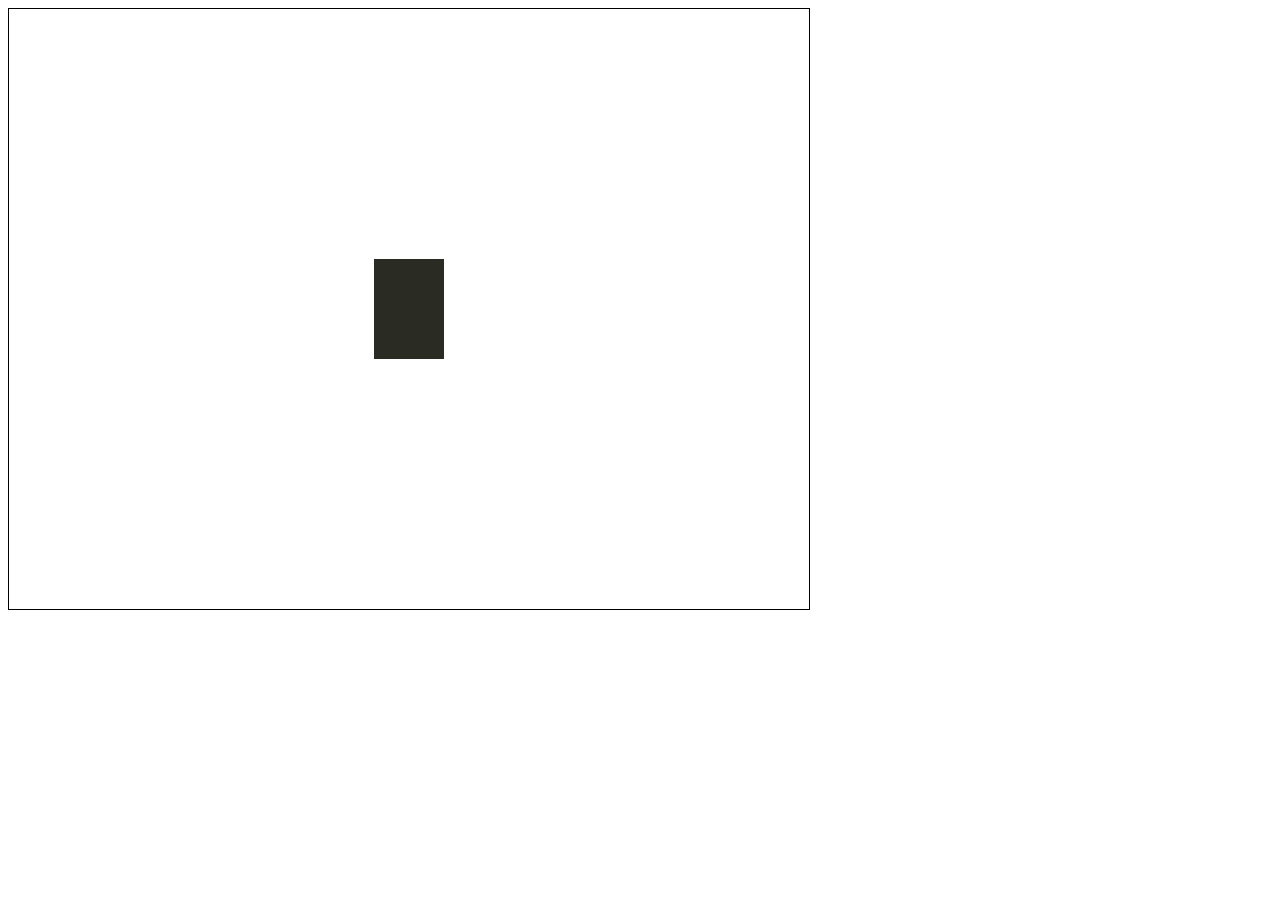
<file: game/index.html>
<!DOCTYPE html>
<html lang="en">
  <head>
    <meta charset="UTF-8">
    <title>Game</title>
  </head>

  <body>

    <canvas id="game-canvas" 
            width="800" 
            height="600" 
            style="border:1px solid #000000;">
    </canvas>

    <script src="game.js"></script>

  </body>
</html>
</file>
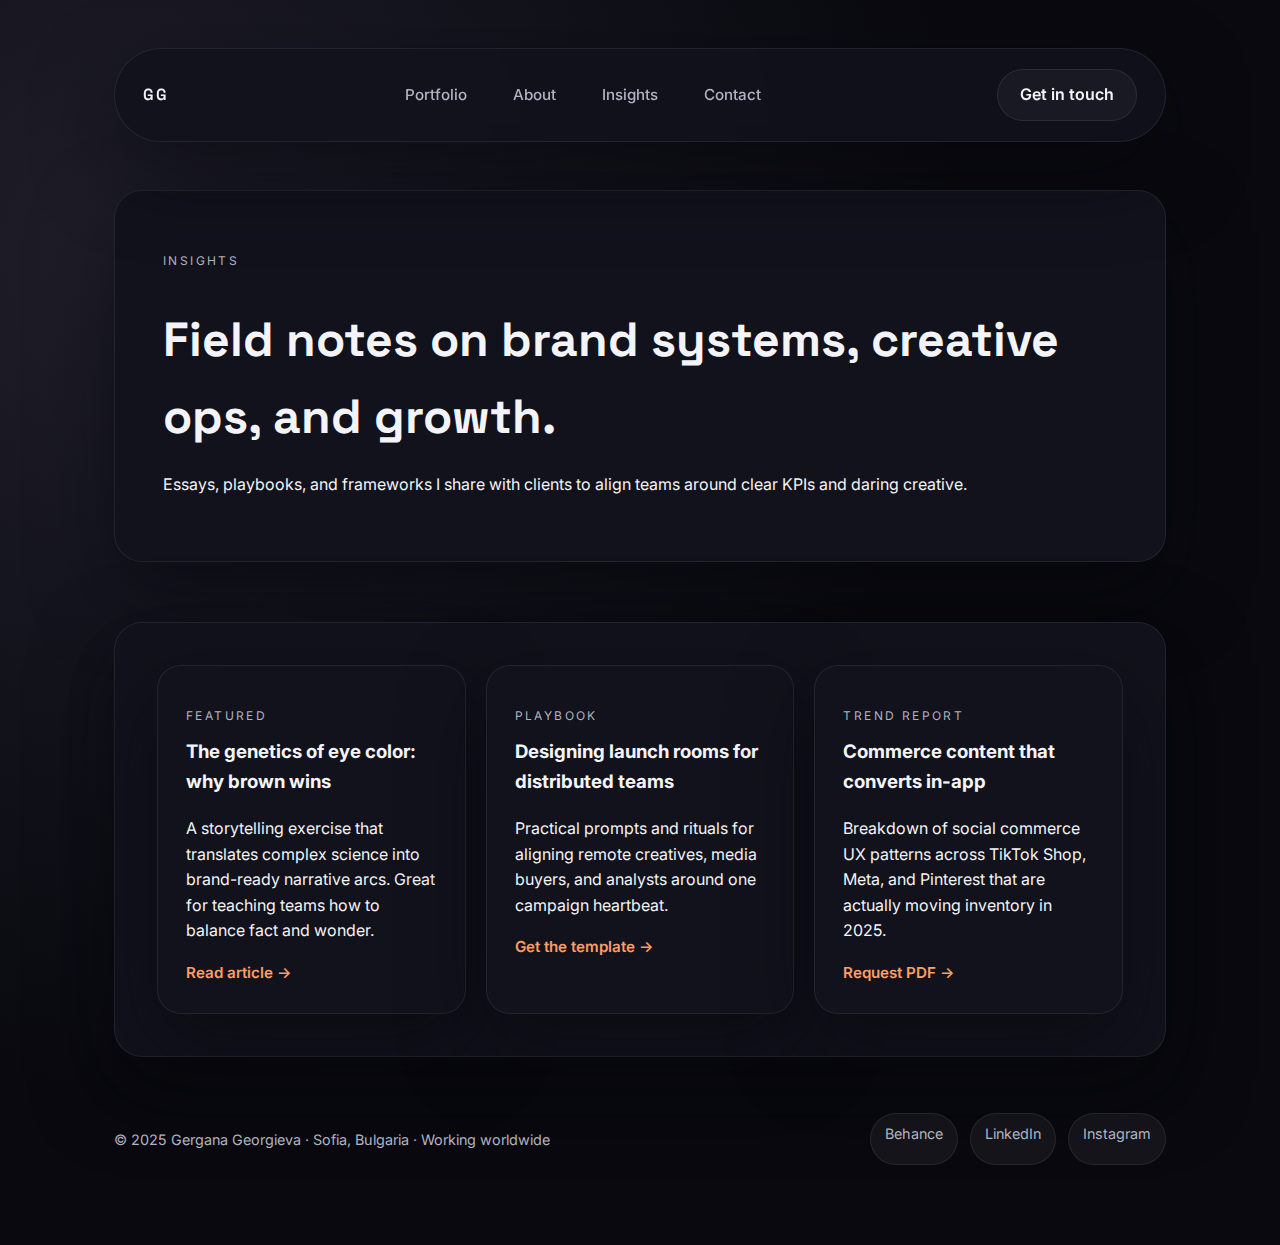
<file: blog.html>
<!DOCTYPE html>
<html lang="en">
  <head>
    <meta charset="UTF-8" />
    <meta name="viewport" content="width=device-width, initial-scale=1.0" />
    <title>Insights · Gergana Georgieva</title>
    <link rel="stylesheet" href="style.css" />
  </head>
  <body>
    <div class="site-wrapper">
      <header class="site-header">
        <a href="index.html" class="logo">GG</a>
        <nav>
          <a href="portfolio.html">Portfolio</a>
          <a href="about.html">About</a>
          <a href="blog.html">Insights</a>
          <a href="contact.html">Contact</a>
        </nav>
        <a class="secondary-btn" href="contact.html">Get in touch</a>
      </header>

      <section class="page-hero">
        <p class="eyebrow">Insights</p>
        <h1>Field notes on brand systems, creative ops, and growth.</h1>
        <p>
          Essays, playbooks, and frameworks I share with clients to align teams around
          clear KPIs and daring creative.
        </p>
      </section>

      <section class="section">
        <div class="blog-grid">
          <article class="blog-card">
            <p class="eyebrow">Featured</p>
            <h3>The genetics of eye color: why brown wins</h3>
            <p>
              A storytelling exercise that translates complex science into brand-ready narrative
              arcs. Great for teaching teams how to balance fact and wonder.
            </p>
            <a class="text-link" href="GeneticsOfEyeColor.html">Read article →</a>
          </article>
          <article class="blog-card">
            <p class="eyebrow">Playbook</p>
            <h3>Designing launch rooms for distributed teams</h3>
            <p>
              Practical prompts and rituals for aligning remote creatives, media buyers, and
              analysts around one campaign heartbeat.
            </p>
            <a class="text-link" href="contact.html">Get the template →</a>
          </article>
          <article class="blog-card">
            <p class="eyebrow">Trend report</p>
            <h3>Commerce content that converts in-app</h3>
            <p>
              Breakdown of social commerce UX patterns across TikTok Shop, Meta, and Pinterest that
              are actually moving inventory in 2025.
            </p>
            <a class="text-link" href="contact.html">Request PDF →</a>
          </article>
        </div>
      </section>

      <footer class="site-footer">
        <p>© 2025 Gergana Georgieva · Sofia, Bulgaria · Working worldwide</p>
        <div class="social-links">
          <a href="https://www.behance.net/" target="_blank" rel="noreferrer">Behance</a>
          <a href="https://www.linkedin.com/" target="_blank" rel="noreferrer">LinkedIn</a>
          <a href="https://www.instagram.com/" target="_blank" rel="noreferrer">Instagram</a>
        </div>
      </footer>
    </div>
  </body>
</html>
</file>
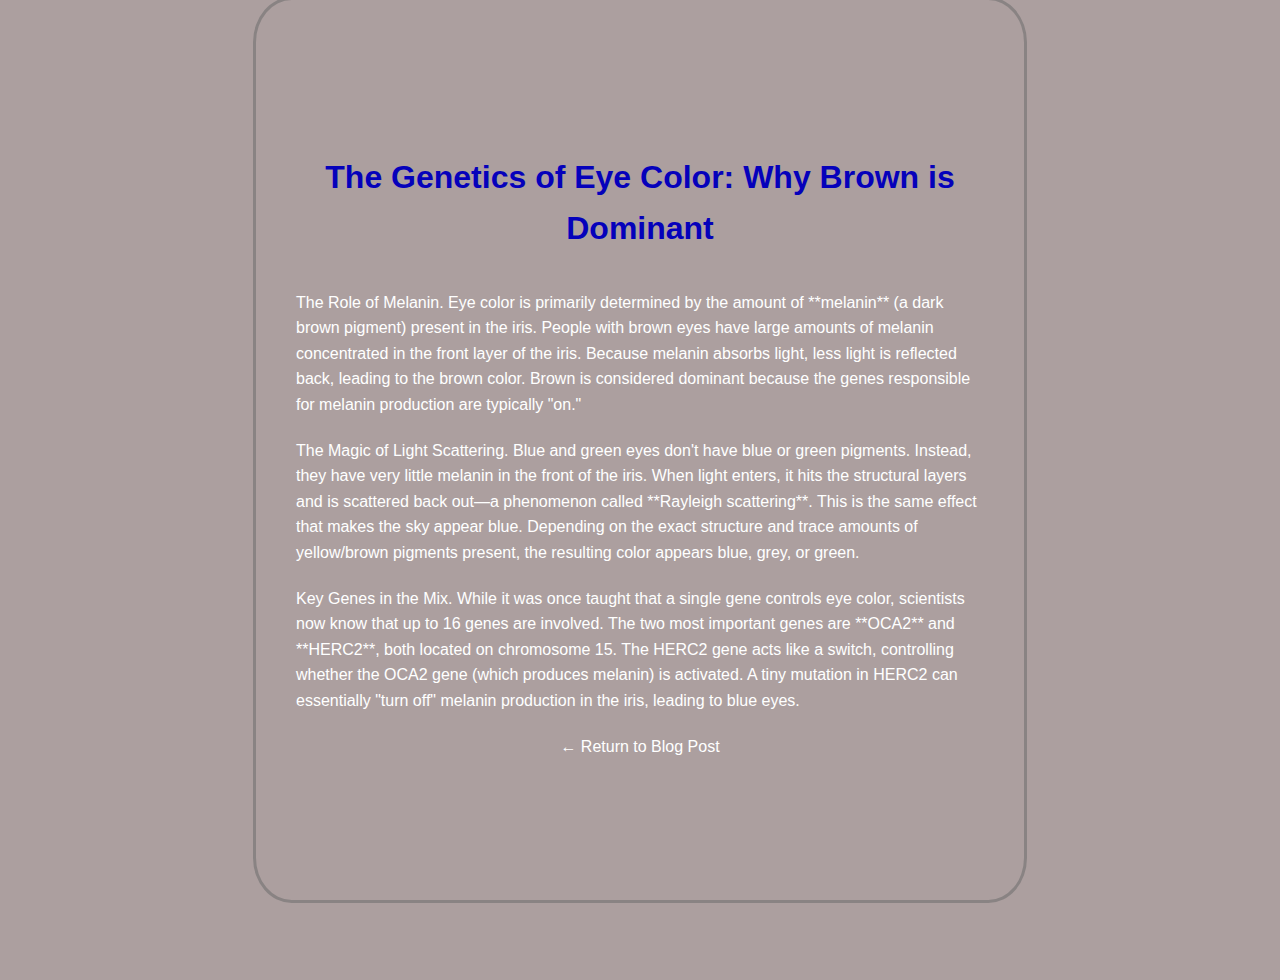
<file: GeneticsOfEyeColor.html>
<!DOCTYPE html>
<html>
<head>
    <title>The Genetics of Eye Color</title>
    <link rel="stylesheet" href="style1.css"> 
</head>
<body>
    <div id="main-content">
        <nav id="navigation">
            </nav>
        
        <div id="article-content">
            
            <h1>The Genetics of Eye Color: Why Brown is Dominant</h1>
            
            <p>
                The Role of Melanin. Eye color is primarily determined by the amount of **melanin** (a dark brown pigment) present in the iris. People with brown eyes have large amounts of melanin concentrated in the front layer of the iris. Because melanin absorbs light, less light is reflected back, leading to the brown color. Brown is considered dominant because the genes responsible for melanin production are typically "on."
            </p>
            
            <p>
              The Magic of Light Scattering. Blue and green eyes don't have blue or green pigments. Instead, they have very little melanin in the front of the iris. When light enters, it hits the structural layers and is scattered back out—a phenomenon called **Rayleigh scattering**. This is the same effect that makes the sky appear blue. Depending on the exact structure and trace amounts of yellow/brown pigments present, the resulting color appears blue, grey, or green.
            </p>
            
            <p>
              Key Genes in the Mix. While it was once taught that a single gene controls eye color, scientists now know that up to 16 genes are involved. The two most important genes are **OCA2** and **HERC2**, both located on chromosome 15. The HERC2 gene acts like a switch, controlling whether the OCA2 gene (which produces melanin) is activated. A tiny mutation in HERC2 can essentially "turn off" melanin production in the iris, leading to blue eyes.
            </p>

       <p class="return-link">
       <a href="blog.html">← Return to Blog Post</a>
       </p>
        </div>
        
    </div>
</body>
</html>
</file>
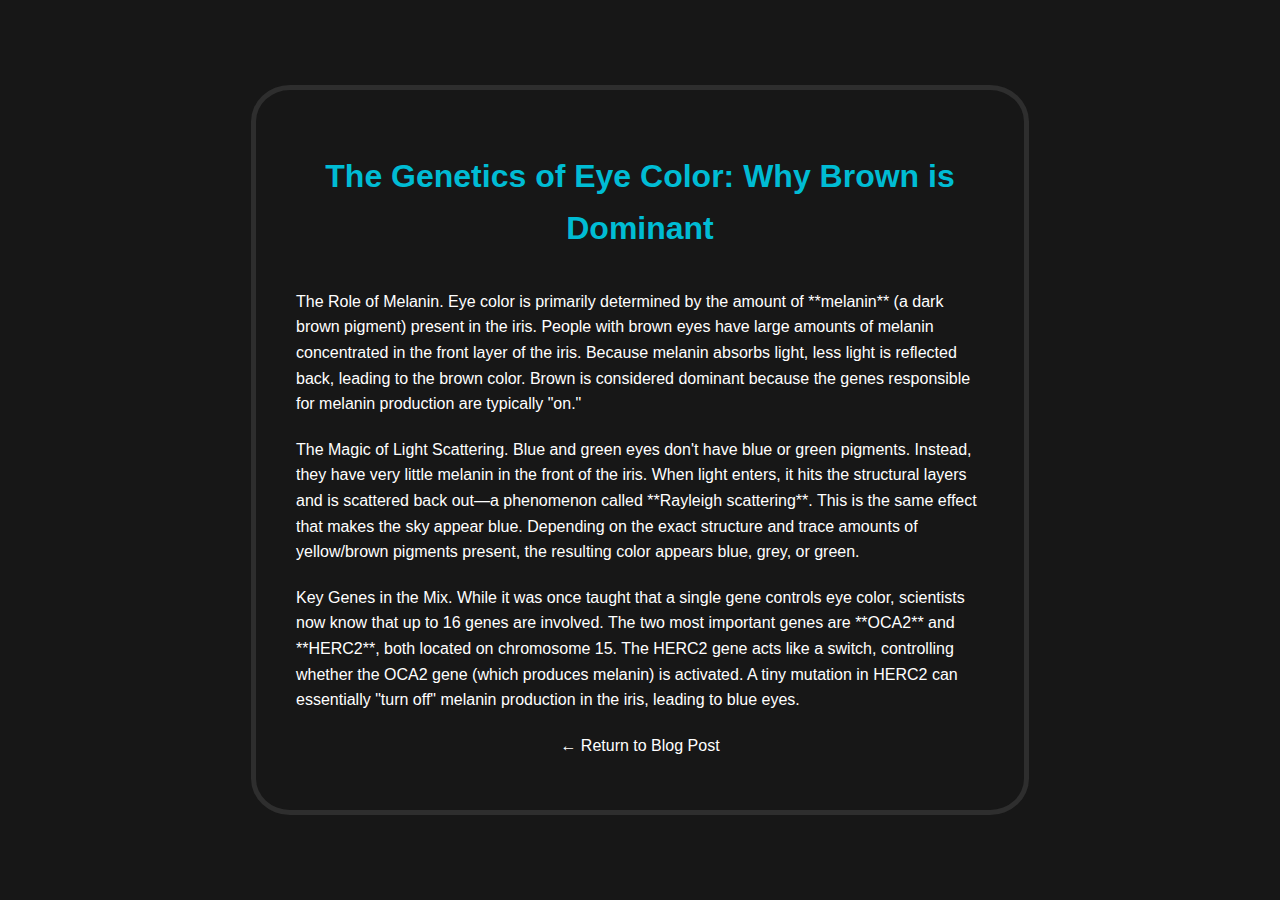
<file: Gergana-s-portfolio-main/GeneticsOfEyeColor.html>
<!DOCTYPE html>
<html>
<head>
    <title>The Genetics of Eye Color</title>
    <link rel="stylesheet" href="style1.css"> 
</head>
<body>
    <div id="main-content">
        <nav id="navigation">
            </nav>
        
        <div id="article-content">
            
            <h1>The Genetics of Eye Color: Why Brown is Dominant</h1>
            
            <p>
                The Role of Melanin. Eye color is primarily determined by the amount of **melanin** (a dark brown pigment) present in the iris. People with brown eyes have large amounts of melanin concentrated in the front layer of the iris. Because melanin absorbs light, less light is reflected back, leading to the brown color. Brown is considered dominant because the genes responsible for melanin production are typically "on."
            </p>
            
            <p>
              The Magic of Light Scattering. Blue and green eyes don't have blue or green pigments. Instead, they have very little melanin in the front of the iris. When light enters, it hits the structural layers and is scattered back out—a phenomenon called **Rayleigh scattering**. This is the same effect that makes the sky appear blue. Depending on the exact structure and trace amounts of yellow/brown pigments present, the resulting color appears blue, grey, or green.
            </p>
            
            <p>
              Key Genes in the Mix. While it was once taught that a single gene controls eye color, scientists now know that up to 16 genes are involved. The two most important genes are **OCA2** and **HERC2**, both located on chromosome 15. The HERC2 gene acts like a switch, controlling whether the OCA2 gene (which produces melanin) is activated. A tiny mutation in HERC2 can essentially "turn off" melanin production in the iris, leading to blue eyes.
            </p>

       <p class="return-link">
       <a href="blog.html">← Return to Blog Post</a>
       </p>
        </div>
        
    </div>
</body>
</html>
</file>
<file: style.css>
@import url('https://fonts.googleapis.com/css2?family=Space+Grotesk:wght@400;500;600;700&family=Inter:wght@400;500;600&display=swap');

:root {
  --bg: #09090f;
  --bg-panel: #11121b;
  --bg-muted: #1b1c27;
  --bg-soft: #151623;
  --text: #f4f4f8;
  --text-muted: #b1b3c2;
  --accent: #ff9e66;
  --accent-strong: #f76642;
  --border: rgba(255, 255, 255, 0.08);
  --radius-pill: 999px;
  --radius-card: 28px;
  --shadow-soft: 0 30px 80px rgba(7, 8, 12, 0.55);
}

*,
*::before,
*::after {
  box-sizing: border-box;
}

body {
  margin: 0;
  font-family: 'Inter', system-ui, -apple-system, BlinkMacSystemFont, 'Segoe UI', sans-serif;
  background: radial-gradient(circle at 10% 20%, #1f1e2a 0%, #09090f 55%);
  color: var(--text);
  line-height: 1.6;
  min-height: 100vh;
}

a {
  color: inherit;
  text-decoration: none;
}

img {
  max-width: 100%;
  display: block;
}

.site-wrapper {
  max-width: 1100px;
  margin: 0 auto;
  padding: 48px 24px 80px;
}

.site-header {
  display: flex;
  align-items: center;
  justify-content: space-between;
  gap: 24px;
  padding: 20px 28px;
  background: rgba(17, 18, 27, 0.85);
  border: 1px solid var(--border);
  border-radius: var(--radius-pill);
  box-shadow: var(--shadow-soft);
  position: sticky;
  top: 24px;
  z-index: 10;
  backdrop-filter: blur(16px);
}

.logo {
  font-family: 'Space Grotesk', 'Inter', sans-serif;
  font-weight: 600;
  letter-spacing: 2px;
  text-transform: uppercase;
  color: var(--text);
}

nav {
  display: flex;
  gap: 18px;
  font-weight: 500;
  font-size: 0.95rem;
  color: var(--text-muted);
}

nav a {
  padding: 8px 14px;
  border-radius: var(--radius-pill);
  transition: color 0.2s ease, background 0.2s ease;
}

nav a:hover,
nav a:focus-visible {
  color: var(--text);
  background: rgba(255, 255, 255, 0.08);
}

.primary-btn,
.secondary-btn,
.text-link {
  display: inline-flex;
  align-items: center;
  justify-content: center;
  gap: 8px;
  font-weight: 600;
  border-radius: var(--radius-pill);
  padding: 12px 22px;
  transition: transform 0.2s ease, box-shadow 0.2s ease, background 0.2s ease;
}

.primary-btn {
  background: linear-gradient(120deg, var(--accent), var(--accent-strong));
  color: #1a1c29;
  box-shadow: 0 12px 30px rgba(247, 102, 66, 0.35);
}

.primary-btn:hover {
  transform: translateY(-1px);
}

.secondary-btn {
  border: 1px solid var(--border);
  color: var(--text);
  background: rgba(255, 255, 255, 0.04);
}

.secondary-btn:hover {
  background: rgba(255, 255, 255, 0.08);
}

.text-link {
  padding: 0;
  color: var(--accent);
  font-size: 0.95rem;
}

.eyebrow {
  text-transform: uppercase;
  letter-spacing: 0.2em;
  font-size: 0.75rem;
  color: var(--text-muted);
}

.hero {
  margin-top: 48px;
  display: grid;
  grid-template-columns: repeat(auto-fit, minmax(280px, 1fr));
  gap: 32px;
  padding: 42px;
  background: var(--bg-panel);
  border-radius: var(--radius-card);
  border: 1px solid var(--border);
  box-shadow: var(--shadow-soft);
}

.hero h1 {
  font-size: clamp(2.6rem, 4vw, 3.6rem);
  line-height: 1.1;
  font-family: 'Space Grotesk', 'Inter', sans-serif;
}

.hero p {
  color: var(--text-muted);
}

.hero-actions {
  display: flex;
  flex-wrap: wrap;
  gap: 12px;
  margin: 24px 0;
}

.stats-grid {
  display: grid;
  grid-template-columns: repeat(auto-fit, minmax(120px, 1fr));
  gap: 16px;
  margin-top: 24px;
}

.stat-card {
  padding: 18px;
  background: var(--bg-soft);
  border-radius: 20px;
  border: 1px solid var(--border);
}

.stat-card strong {
  font-size: 1.8rem;
  font-family: 'Space Grotesk', sans-serif;
}

.hero-media {
  position: relative;
  padding: 16px;
}

.portrait-card {
  border-radius: 32px;
  overflow: hidden;
  border: 1px solid var(--border);
  position: relative;
  box-shadow: 0 25px 60px rgba(5, 6, 10, 0.6);
}

.portrait-card img {
  height: 420px;
  width: 100%;
  object-fit: cover;
  filter: saturate(1.15);
}

.badge {
  position: absolute;
  top: 18px;
  left: 18px;
  padding: 8px 16px;
  background: rgba(9, 9, 15, 0.7);
  border-radius: var(--radius-pill);
  border: 1px solid var(--border);
  font-size: 0.85rem;
}

.highlight-list {
  list-style: none;
  margin: 18px 0 0;
  padding: 0;
  display: flex;
  flex-direction: column;
  gap: 14px;
}

.highlight-list li {
  display: flex;
  align-items: center;
  gap: 10px;
  color: var(--text-muted);
}

.highlight-list span {
  width: 8px;
  height: 8px;
  border-radius: 50%;
  background: var(--accent);
  display: inline-block;
}

.section {
  margin-top: 60px;
  padding: 42px;
  background: var(--bg-panel);
  border-radius: var(--radius-card);
  border: 1px solid var(--border);
  box-shadow: var(--shadow-soft);
}

.section.muted {
  background: var(--bg-soft);
}

.section-heading {
  display: flex;
  flex-wrap: wrap;
  justify-content: space-between;
  align-items: center;
  gap: 16px;
  margin-bottom: 32px;
}

.section-heading h2 {
  font-size: 1.9rem;
  margin: 8px 0 0;
  font-family: 'Space Grotesk', sans-serif;
}

.card-grid {
  display: grid;
  grid-template-columns: repeat(auto-fit, minmax(230px, 1fr));
  gap: 18px;
}

.service-card,
.project-card,
.testimonial-card {
  background: var(--bg-muted);
  border-radius: 24px;
  border: 1px solid var(--border);
  padding: 24px;
  display: flex;
  flex-direction: column;
  gap: 12px;
}

.service-card ul {
  margin: 0;
  padding-left: 18px;
  color: var(--text-muted);
}

.project-card img {
  border-radius: 20px;
  margin-bottom: 16px;
  border: 1px solid var(--border);
}

.project-card h3 {
  margin: 4px 0;
}

.timeline {
  display: flex;
  flex-direction: column;
  gap: 22px;
}

.timeline-item {
  padding: 20px;
  border-radius: 20px;
  border: 1px solid var(--border);
  background: var(--bg-muted);
}

.timeline-item .year {
  font-size: 0.85rem;
  text-transform: uppercase;
  letter-spacing: 0.2em;
  color: var(--text-muted);
}

.timeline-item h3 {
  margin: 8px 0;
}

.testimonial-grid {
  display: grid;
  grid-template-columns: repeat(auto-fit, minmax(280px, 1fr));
  gap: 18px;
}

.testimonial-card p {
  color: var(--text-muted);
}

.testimonial-card strong {
  margin-top: auto;
}

.cta {
  margin-top: 60px;
  padding: 48px;
  border-radius: 36px;
  background: linear-gradient(120deg, var(--accent), #ffbd80);
  color: #1a1c29;
  text-align: center;
  box-shadow: 0 35px 80px rgba(255, 158, 102, 0.25);
}

.cta h2 {
  font-size: 2.1rem;
  margin-bottom: 12px;
}

.cta p {
  color: #40200f;
  margin-bottom: 24px;
}

.site-footer {
  margin-top: 56px;
  display: flex;
  flex-wrap: wrap;
  justify-content: space-between;
  gap: 12px;
  font-size: 0.9rem;
  color: var(--text-muted);
}

.social-links {
  display: flex;
  gap: 12px;
}

.social-links a {
  padding: 8px 14px;
  border-radius: var(--radius-pill);
  background: rgba(255, 255, 255, 0.05);
  border: 1px solid var(--border);
}

.page-hero {
  margin-top: 48px;
  padding: 48px;
  border-radius: var(--radius-card);
  background: var(--bg-panel);
  border: 1px solid var(--border);
  box-shadow: var(--shadow-soft);
}

.page-hero h1 {
  font-size: clamp(2rem, 4vw, 3rem);
  margin-bottom: 12px;
  font-family: 'Space Grotesk', sans-serif;
}

.page-grid {
  margin-top: 32px;
  display: grid;
  grid-template-columns: repeat(auto-fit, minmax(260px, 1fr));
  gap: 20px;
}

.project-meta,
.blog-card,
.article-card,
.about-card {
  background: var(--bg-panel);
  border: 1px solid var(--border);
  border-radius: 24px;
  padding: 28px;
  box-shadow: var(--shadow-soft);
}

.blog-grid {
  display: grid;
  grid-template-columns: repeat(auto-fit, minmax(280px, 1fr));
  gap: 20px;
}

.blog-card h3 {
  margin-top: 0;
}

.article {
  margin-top: 32px;
  padding: 42px;
  border-radius: var(--radius-card);
  background: var(--bg-panel);
  border: 1px solid var(--border);
  box-shadow: var(--shadow-soft);
}

.article h1 {
  font-family: 'Space Grotesk', sans-serif;
  font-size: 2.2rem;
}

.article p {
  color: var(--text-muted);
}

.back-link {
  display: inline-flex;
  align-items: center;
  gap: 10px;
  margin-top: 24px;
  color: var(--accent);
}

.contact-grid {
  display: grid;
  grid-template-columns: repeat(auto-fit, minmax(280px, 1fr));
  gap: 24px;
  margin-top: 32px;
}

.contact-panel {
  background: var(--bg-panel);
  border: 1px solid var(--border);
  border-radius: 28px;
  padding: 32px;
  box-shadow: var(--shadow-soft);
}

.form-group {
  display: flex;
  flex-direction: column;
  gap: 6px;
  margin-bottom: 18px;
}

label {
  font-size: 0.9rem;
  color: var(--text-muted);
}

input,
textarea {
  border: 1px solid var(--border);
  border-radius: 18px;
  background: var(--bg-muted);
  padding: 14px 16px;
  color: var(--text);
  font-family: 'Inter', sans-serif;
  resize: vertical;
}

input:focus,
textarea:focus {
  outline: 2px solid rgba(255, 158, 102, 0.4);
}

textarea {
  min-height: 140px;
}

ul.simple {
  list-style: none;
  padding: 0;
  margin: 0;
  display: flex;
  flex-direction: column;
  gap: 12px;
  color: var(--text-muted);
}

@media (max-width: 768px) {
  .site-header {
    flex-direction: column;
  }

  nav {
    flex-wrap: wrap;
    justify-content: center;
  }

  .hero,
  .section {
    padding: 28px;
  }

  .cta {
    padding: 36px 24px;
  }
}

@media (max-width: 480px) {
  .hero-actions {
    flex-direction: column;
  }

  .stats-grid {
    grid-template-columns: repeat(2, minmax(120px, 1fr));
  }
}
</file>
<file: style1.css>
html, body {
    padding: 0;
    margin: 0;
    height: 100%;
}

body {
    background-color:#ac9f9f;
    display: flex;
    align-items: center;
    justify-content: center;
}

#main-content {
    color: white;
    height: 100%; 
    width: 60%;   
    display: grid; 
	grid-template-columns: repeat(6, 1fr) 2fr;   
    border: 3px solid #898383;
    border-radius: 5%;
}

#navigation ul {
    list-style-type: none;
    padding: 0;
    margin: 0; 
    display: flex;
    flex-direction: row;
    height: 100%;
	width: 100%; 
	justify-content: center;
}

#navigation {
	grid-column: 1 / -1; 
    grid-row: 1;
    display: flex;
	flex-direction:column;
    text-align: center;
    align-items: center;
}

#navigation li {
    flex: 1; 
    align-items: center;
    justify-content: center;
    display: flex;
    font-family: Arial, sans-serif;
    border: 3px solid #898383;
    margin: -2.5px;
    padding: 0;
}

#navigation li:first-child {
    border-left: none;
    border-right: none;
}

#navigation li:last-child {
    border-right: none;
    border-left: none;
}

#navigation a {
    text-decoration: none;
    color: inherit;
    transition: color 0.5s ease;
}

#navigation a:hover {
color: rgb(5, 1, 187);
}
	
#blog-content {
    grid-column: 1 /-1; 
    grid-row: 1;         
    height: 100%;
    padding: 20px;
    color: white; 
    font-family: Arial, sans-serif;
	justify-content: center;
}

#blog-image-container {
    grid-column: 1 / -1; 
    grid-row: 3;      
    text-align: center; 
    padding: 10px;
}

img {
    width: 100%;
    height: auto;
    filter: grayscale();
    transition: filter 0.5s ease;
    border: 3px solid #898383;
    border-radius: 5%;
    transition: filter 0.5s ease;
    overflow: hidden;
    position: relative;
}

img:hover {
    filter: grayscale(0%);
    transition: filter 0.5s ease;
}

#article-content {
    grid-column: 1 / -1; 
    grid-row: 2;        
    height: 100%;        
    padding: 40px;
    color: white; 
    font-family: Arial, sans-serif;
    line-height: 1.6;
    display: flex;
    flex-direction: column;
    justify-content: flex-start;
    align-items: center; 
    text-align: left;
}

#article-content h1 {
    text-align: center;
    margin-bottom: 25px;
    color: rgb(5, 1, 187); 
}

#article-content p {
    max-width: 800px;
    margin: 10px auto;
}
.return-link a {
    text-decoration: none; 
    color: white;
    transition: color 0.5s ease; 
}

.return-link a:hover {
    color: rgb(5, 1, 187);
}
</file>
<file: Gergana-s-portfolio-main/style1.css>
html, body {
    padding: 0;
    margin: 0;
    height: 100%;
}

body {
    background-color: #171717;
    display: flex;
    align-items: center;
    justify-content: center;
}

#main-content {
    color: white;

    height: 80%; 
    width: 60%;   
    display: grid; 
    grid-template-rows: auto 1fr; 
	grid-template-columns: repeat(6, 1fr) 2fr;   
    border: 5px solid rgb(46, 46, 46);
border-radius: 5%;}

#navigation ul {
list-style-type: none;
    padding: 0;
    margin: 0; 
    display: flex;
    flex-direction: row;
    height: 100%;
   
	width: 100%; 
	justify-content: center;

}

#navigation {
	grid-column: 1 / -1; 
    grid-row: 1;
 display: flex;
	flex-direction:column;
    text-align: center;
    align-items: center;
}
#navigation li {
    flex: 1; 

    align-items: center;
    justify-content: center;
    display: flex;
    font-family: Arial, sans-serif;

    border: 3px solid rgb(46, 46, 46);
    margin: -2.5px; 
    border-radius: 0;
    padding: 0;
}
#navigation a {
    text-decoration: none;
    color: inherit;
    transition: color 0.5s ease;
}

#navigation a:hover {
color: cyan;}
	
#blog-content {

    grid-column: 1 /-1; 
    
    grid-row: 1;         
    height: 100%;
 
    padding: 20px;
    color: white; 
    font-family: Arial, sans-serif;
	justify-content: center;
}

#blog-image-container {
    grid-column: 1 / -1; 
    grid-row: 3;      
    text-align: center; 
    padding: 10px;
}


img {
    width: 100%;
    height: auto;
    filter: grayscale();
    transition: filter 0.5s ease;
    border: 5px solid black;
    margin: -5px;
border-radius: 5%;}
	
	img:hover {
filter: grayscale(0%);}



#article-content {
    grid-column: 1 / -1; 
    grid-row: 2;        
    height: 100%;        
    padding: 40px;
	
    color: white; 
    font-family: Arial, sans-serif;
    line-height: 1.6;
    
    display: flex;
    flex-direction: column;
    justify-content: flex-start;
    align-items: center; 
    text-align: left;
}

#article-content h1 {
    text-align: center;
    margin-bottom: 25px;
    color: #00BCD4; 
}

#article-content p {
    max-width: 800px;
    margin: 10px auto;
}
.return-link a {
    text-decoration: none; 
    color: white;
    transition: color 0.5s ease; 
}

.return-link a:hover {
    color: cyan;
}
</file>
